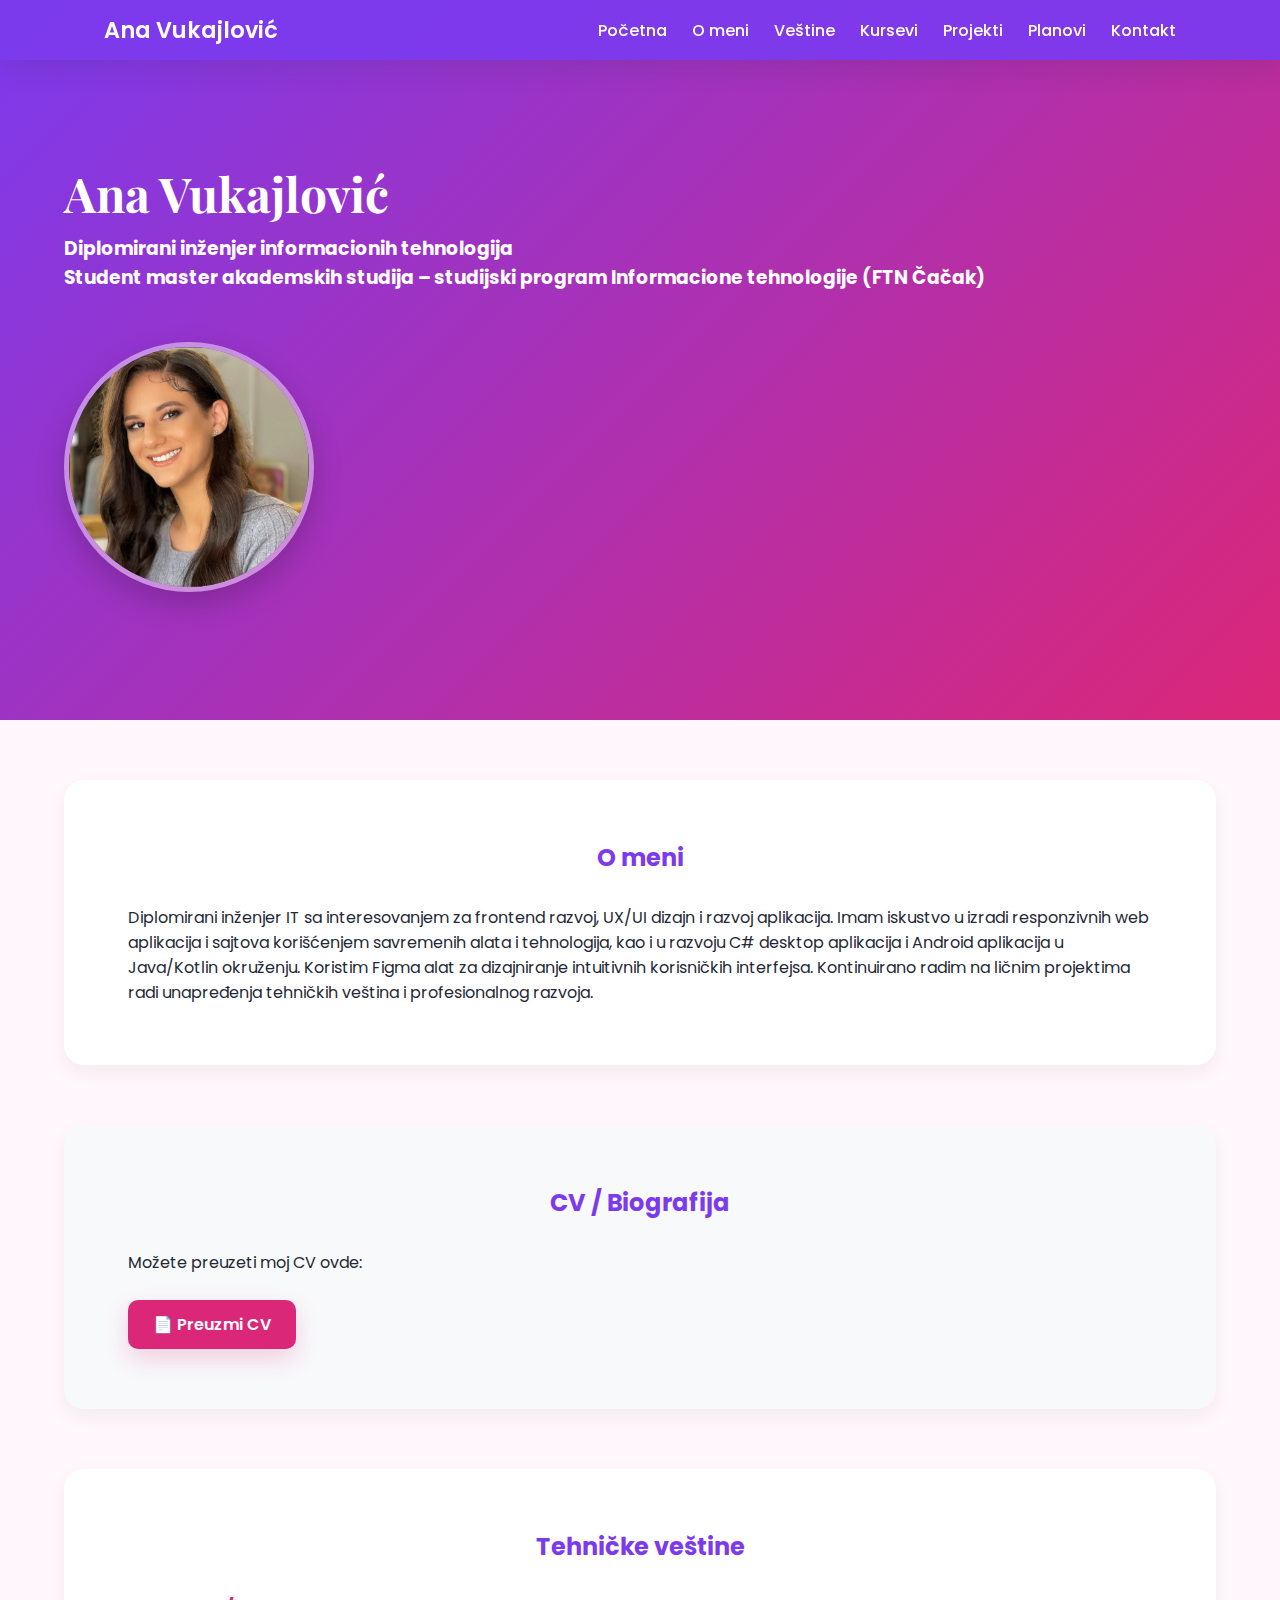
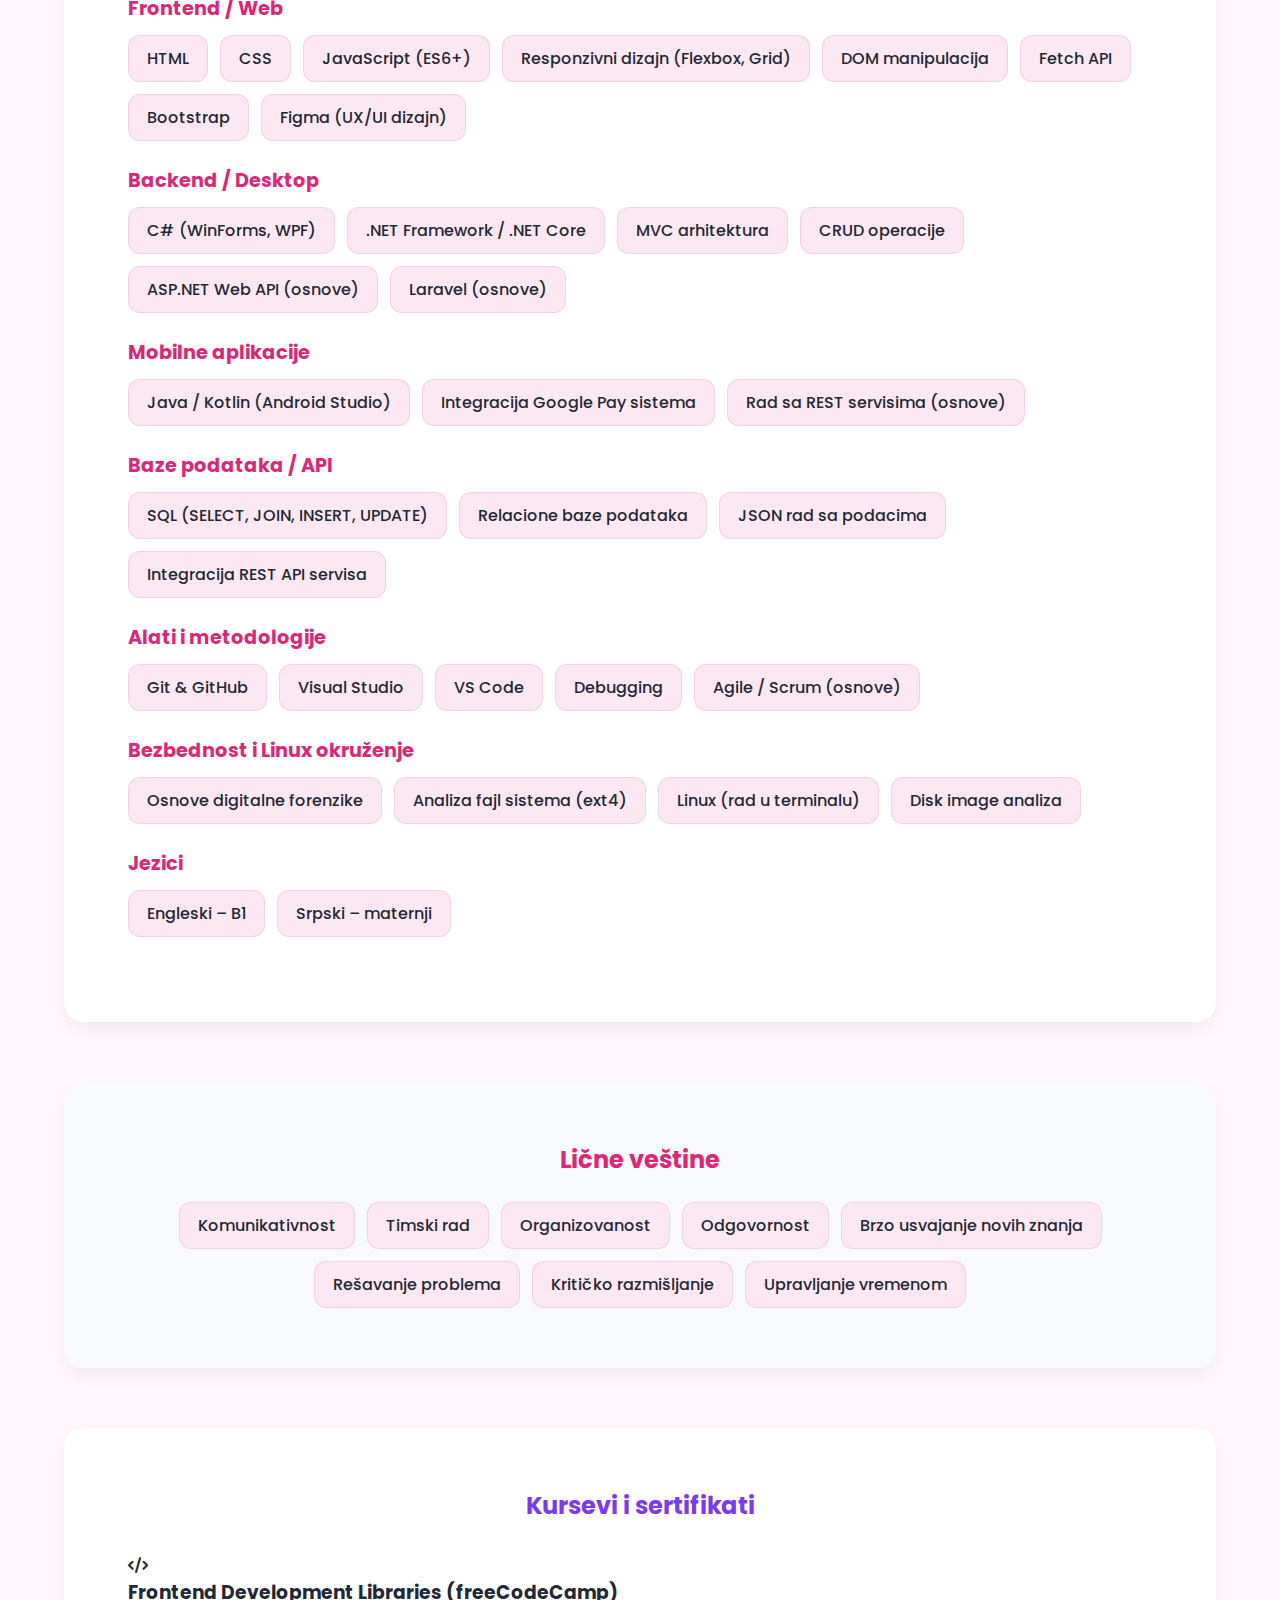
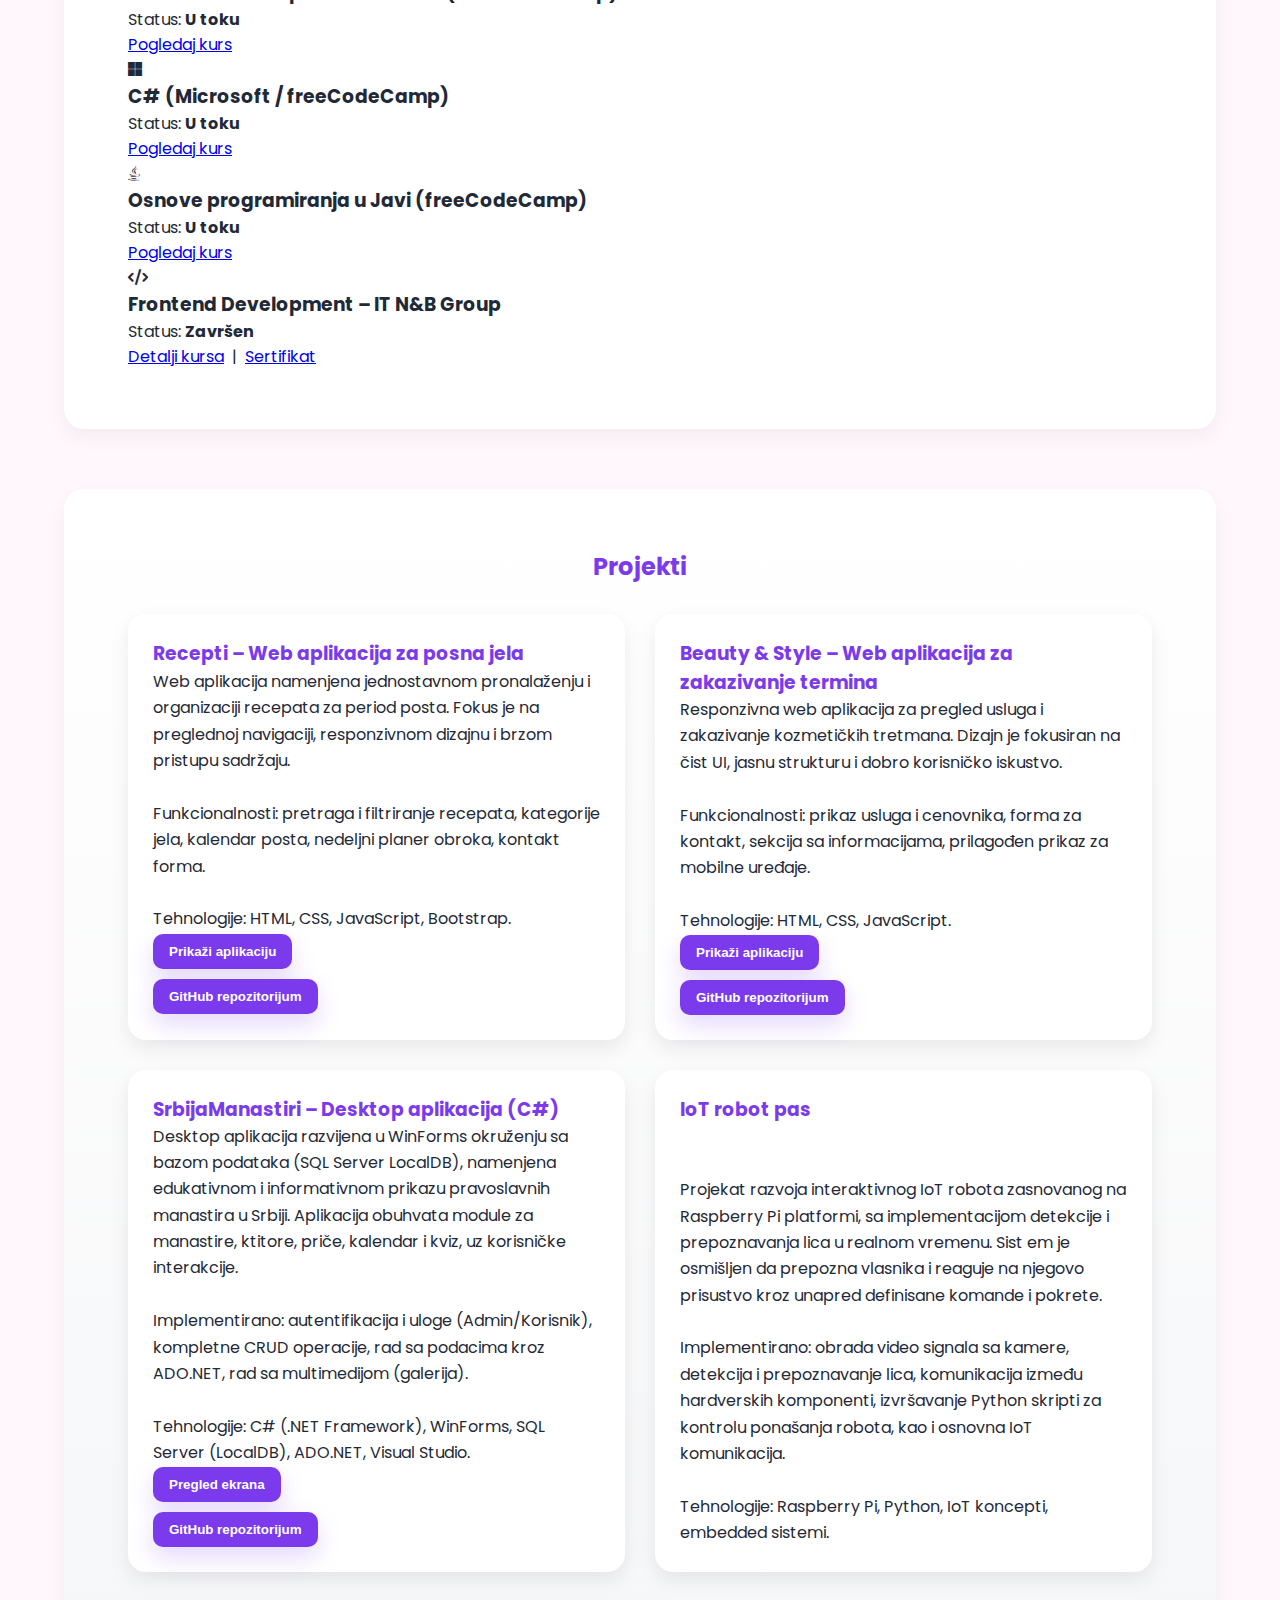
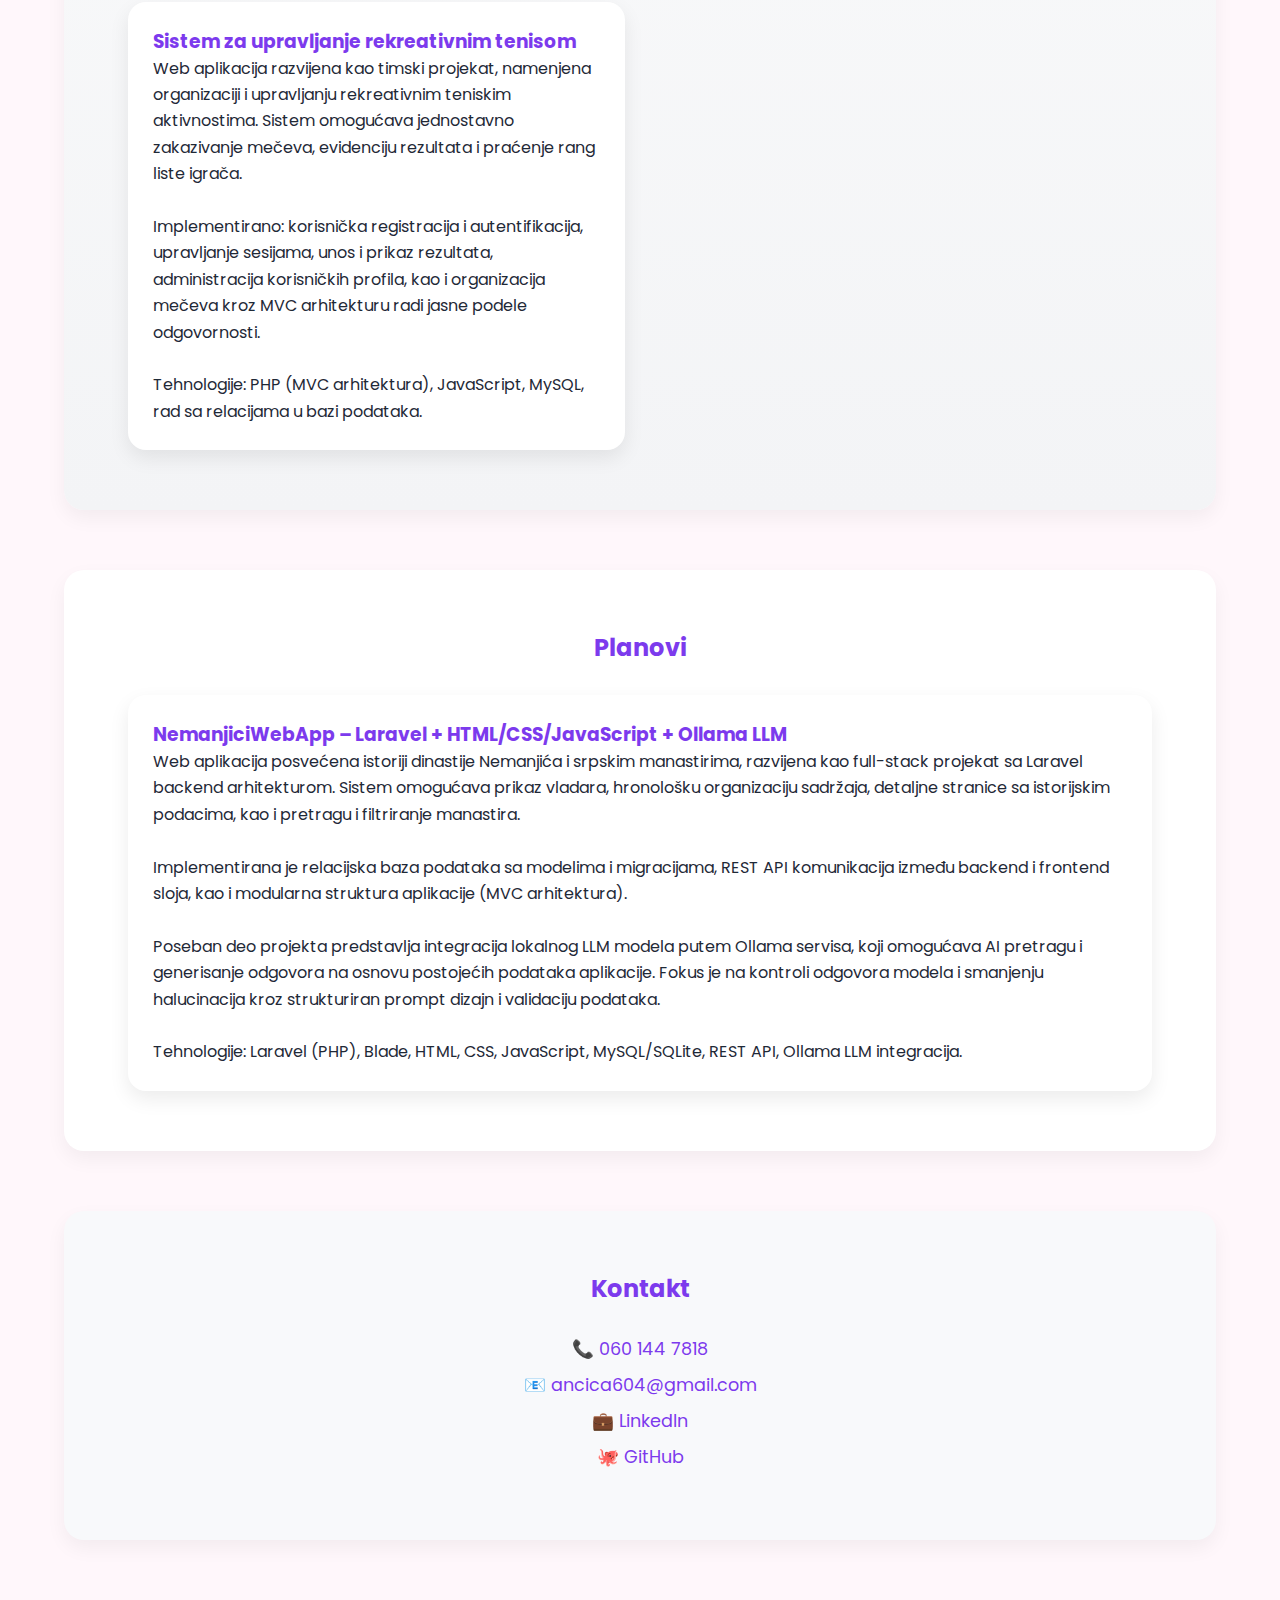
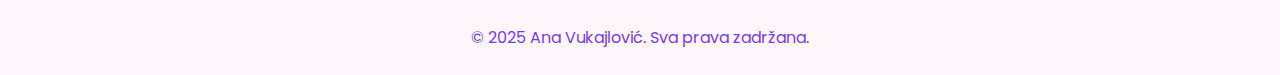
<file: index.html>
<!DOCTYPE html>
<html lang="sr">
<head>
  <meta charset="UTF-8" />
  <meta name="viewport" content="width=device-width, initial-scale=1.0" />
  <title>Ana Vukajlović Portfolio</title>

  <link rel="stylesheet" href="style.css" />
  <link rel="stylesheet"
        href="https://cdnjs.cloudflare.com/ajax/libs/font-awesome/6.5.2/css/all.min.css"/>
</head>
<body>

  <!-- NAVBAR -->
  <nav>
    <div class="nav-container">
      <div class="logo">Ana Vukajlović</div>

      <div class="menu-toggle" id="mobile-menu">
        <i class="fa fa-bars"></i>
      </div>

      <ul class="nav-links">
        <li><a href="#home">Početna</a></li>
        <li><a href="#about">O meni</a></li>
        <li><a href="#skills">Veštine</a></li>
        <li><a href="#courses">Kursevi</a></li>
        <li><a href="#projects">Projekti</a></li>
        <li><a href="#future">Planovi</a></li>
        <li><a href="#contact">Kontakt</a></li>
      </ul>
    </div>
  </nav>

  <!-- HERO -->
  <header id="home">
    <div class="hero-content">
      <div class="hero-text">
        <h1>Ana Vukajlović</h1>
        <h3>Diplomirani inženjer informacionih tehnologija
          <br>Student master akademskih studija – studijski program Informacione tehnologije (FTN Čačak)
        </h3>
      </div>

      <div class="hero-image">
        <img src="Images/Capture.PNG" alt="Ana Vukajlović" />
      </div>
    </div>
  </header>

  <!-- ABOUT -->
  <section id="about">
    <h2>O meni</h2>
    <p>
      Diplomirani inženjer IT sa interesovanjem za frontend razvoj, UX/UI dizajn
      i razvoj aplikacija. Imam iskustvo u izradi responzivnih web aplikacija i sajtova korišćenjem savremenih alata
      i tehnologija, kao i u razvoju C# desktop aplikacija i Android aplikacija u Java/Kotlin okruženju.
      Koristim Figma alat za dizajniranje intuitivnih korisničkih interfejsa.
      Kontinuirano radim na ličnim projektima radi unapređenja tehničkih veština i profesionalnog razvoja.
    </p>
  </section>

  <!-- RESUME -->
  <section id="resume">
    <h2>CV / Biografija</h2>
    <p>Možete preuzeti moj CV ovde:</p>
    <br>
    <a href="CV/Ana Vukajlović CV.pdf" download class="cv-button">📄 Preuzmi CV</a>
  </section>

  <!-- SKILLS -->
  <section id="skills">
    <h2>Tehničke veštine</h2>

    <div class="skills-category">
      <h3>Frontend / Web</h3>
      <div class="skills-list">
        <div class="skill">HTML</div>
        <div class="skill">CSS</div>
        <div class="skill">JavaScript (ES6+)</div>
        <div class="skill">Responzivni dizajn (Flexbox, Grid)</div>
        <div class="skill">DOM manipulacija</div>
        <div class="skill">Fetch API</div>
        <div class="skill">Bootstrap</div>
        <div class="skill">Figma (UX/UI dizajn)</div>
      </div>
    </div>

    <div class="skills-category">
      <h3>Backend / Desktop</h3>
      <div class="skills-list">
        <div class="skill">C# (WinForms, WPF)</div>
        <div class="skill">.NET Framework / .NET Core</div>
        <div class="skill">MVC arhitektura</div>
        <div class="skill">CRUD operacije</div>
        <div class="skill">ASP.NET Web API (osnove)</div>
        <div class="skill">Laravel (osnove)</div>
      </div>
    </div>

    <div class="skills-category">
      <h3>Mobilne aplikacije</h3>
      <div class="skills-list">
        <div class="skill">Java / Kotlin (Android Studio)</div>
        <div class="skill">Integracija Google Pay sistema</div>
        <div class="skill">Rad sa REST servisima (osnove)</div>
      </div>
    </div>

    <div class="skills-category">
      <h3>Baze podataka / API</h3>
      <div class="skills-list">
        <div class="skill">SQL (SELECT, JOIN, INSERT, UPDATE)</div>
        <div class="skill">Relacione baze podataka</div>
        <div class="skill">JSON rad sa podacima</div>
        <div class="skill">Integracija REST API servisa</div>
      </div>
    </div>

    <div class="skills-category">
      <h3>Alati i metodologije</h3>
      <div class="skills-list">
        <div class="skill">Git & GitHub</div>
        <div class="skill">Visual Studio</div>
        <div class="skill">VS Code</div>
        <div class="skill">Debugging</div>
        <div class="skill">Agile / Scrum (osnove)</div>
      </div>
    </div>

    <div class="skills-category">
      <h3>Bezbednost i Linux okruženje</h3>
      <div class="skills-list">
        <div class="skill">Osnove digitalne forenzike</div>
        <div class="skill">Analiza fajl sistema (ext4)</div>
        <div class="skill">Linux (rad u terminalu)</div>
        <div class="skill">Disk image analiza</div>
      </div>
    </div>

    <div class="skills-category">
      <h3>Jezici</h3>
      <div class="skills-list">
        <div class="skill">Engleski – B1</div>
        <div class="skill">Srpski – maternji</div>
      </div>
    </div>

  </section>

  <!-- SOFT SKILLS -->
  <section id="soft-skills">
    <h2>Lične veštine</h2>
    <div class="skills-list">
      <div class="skill">Komunikativnost</div>
      <div class="skill">Timski rad</div>
      <div class="skill">Organizovanost</div>
      <div class="skill">Odgovornost</div>
      <div class="skill">Brzo usvajanje novih znanja</div>
      <div class="skill">Rešavanje problema</div>
      <div class="skill">Kritičko razmišljanje</div>
      <div class="skill">Upravljanje vremenom</div>
    </div>
  </section>

  
<!-- KURSEVI -->
<section id="courses">
  <h2>Kursevi i sertifikati</h2>

  <div class="courses-list">

    <div class="course">
      <i class="fa-solid fa-code course-icon"></i>
      <h3>Frontend Development Libraries (freeCodeCamp)</h3>
      <p>Status: <strong>U toku</strong></p>
      <p>
        <a href="https://www.freecodecamp.org/learn/front-end-development-libraries" target="_blank">
          Pogledaj kurs
        </a>
      </p>
    </div>

    <div class="course">
      <i class="fa-brands fa-microsoft course-icon"></i>
      <h3>C# (Microsoft / freeCodeCamp)</h3>
      <p>Status: <strong>U toku</strong></p>
      <p>
        <a href="https://www.freecodecamp.org/news/free-microsoft-c-sharp-certification/" target="_blank">
          Pogledaj kurs
        </a>
      </p>
    </div>

    <div class="course">
      <i class="fa-brands fa-java course-icon"></i>
      <h3>Osnove programiranja u Javi (freeCodeCamp)</h3>
      <p>Status: <strong>U toku</strong></p>
      <p>
        <a href="https://www.freecodecamp.org/news/learn-the-basics-of-java-programming/" target="_blank">
          Pogledaj kurs
        </a>
      </p>
    </div>

    <div class="course">
      <i class="fa-solid fa-code course-icon"></i>
      <h3>Frontend Development – IT N&B Group</h3>
      <p>Status: <strong>Završen</strong></p>
      <p>
        <a href="https://www.instagram.com/it_n_b" target="_blank">Detalji kursa</a>
        &nbsp;|&nbsp;
        <a href="CV/Ana_Vukajlovic_Sertifikat.pdf" target="_blank" rel="noopener">
          Sertifikat
        </a>
      </p>
    </div>

  </div>
</section>

  <!-- PROJEKTI -->
<section id="projects">
  <h2>Projekti</h2>

  <div class="projects-grid">

    <div class="project">
      <h3>Recepti – Web aplikacija za posna jela</h3>
      <p>
        Web aplikacija namenjena jednostavnom pronalaženju i organizaciji recepata za period posta.
        Fokus je na preglednoj navigaciji, responzivnom dizajnu i brzom pristupu sadržaju.
        <br><br>
        Funkcionalnosti: pretraga i filtriranje recepata, kategorije jela, kalendar posta, nedeljni planer obroka, kontakt forma.
        <br><br>
        Tehnologije: HTML, CSS, JavaScript, Bootstrap.
      </p>

      <button class="project-btn" onclick="window.open('https://anavukajlovic.github.io/Recepti/','_blank')">
        Prikaži aplikaciju
      </button>
      <button class="project-btn" onclick="window.open('https://github.com/AnaVukajlovic/Recepti','_blank')">
        GitHub repozitorijum
      </button>
    </div>

    <div class="project">
      <h3>Beauty &amp; Style – Web aplikacija za zakazivanje termina</h3>
      <p>
        Responzivna web aplikacija za pregled usluga i zakazivanje kozmetičkih tretmana.
        Dizajn je fokusiran na čist UI, jasnu strukturu i dobro korisničko iskustvo.
        <br><br>
        Funkcionalnosti: prikaz usluga i cenovnika, forma za kontakt, sekcija sa informacijama, prilagođen prikaz za mobilne uređaje.
        <br><br>
        Tehnologije: HTML, CSS, JavaScript.
      </p>

      <button class="project-btn" onclick="window.open('https://anavukajlovic.github.io/Salon/','_blank')">
        Prikaži aplikaciju
      </button>
      <button class="project-btn" onclick="window.open('https://github.com/AnaVukajlovic/Salon','_blank')">
        GitHub repozitorijum
      </button>
    </div>

    <div class="project">
      <h3>SrbijaManastiri – Desktop aplikacija (C#)</h3>
      <p>
        Desktop aplikacija razvijena u WinForms okruženju sa bazom podataka (SQL Server LocalDB), namenjena edukativnom i informativnom prikazu
        pravoslavnih manastira u Srbiji. Aplikacija obuhvata module za manastire, ktitore, priče, kalendar i kviz, uz korisničke interakcije.
        <br><br>
        Implementirano: autentifikacija i uloge (Admin/Korisnik), kompletne CRUD operacije, rad sa podacima kroz ADO.NET, rad sa multimedijom (galerija).
        <br><br>
        Tehnologije: C# (.NET Framework), WinForms, SQL Server (LocalDB), ADO.NET, Visual Studio.
      </p>

      <button class="project-btn" onclick="window.open('srbija-galerija.html','_blank')">
        Pregled ekrana
      </button>
      <button class="project-btn" onclick="window.open('https://github.com/AnaVukajlovic/SrbijaManastiri','_blank')">
        GitHub repozitorijum
      </button>
    </div>
   <div class="project">
    <h3>IoT robot pas</h3>
      <p>Projekat razvoja interaktivnog IoT robota zasnovanog na Raspberry Pi platformi, sa implementacijom detekcije i prepoznavanja lica u realnom vremenu.
          Sist em je osmišljen da prepozna vlasnika i reaguje na njegovo prisustvo
          kroz unapred definisane komande i pokrete.
          <br><br>
          Implementirano: obrada video signala sa kamere, detekcija i prepoznavanje lica,
          komunikacija između hardverskih komponenti, izvršavanje Python skripti
          za kontrolu ponašanja robota, kao i osnovna IoT komunikacija.
          <br><br>
          Tehnologije: Raspberry Pi, Python,  IoT koncepti, embedded sistemi.
      </p>
  </div>

  <div class="project">
    <h3>Sistem za upravljanje rekreativnim tenisom</h3>
    <p>Web aplikacija razvijena kao timski projekat, namenjena organizaciji i
      upravljanju rekreativnim teniskim aktivnostima.
      Sistem omogućava jednostavno zakazivanje mečeva, evidenciju rezultata
      i praćenje rang liste igrača.
      <br><br>
      Implementirano: korisnička registracija i autentifikacija,
      upravljanje sesijama, unos i prikaz rezultata,
      administracija korisničkih profila,
      kao i organizacija mečeva kroz MVC arhitekturu radi jasne podele odgovornosti.
      <br><br>
      Tehnologije: PHP (MVC arhitektura), JavaScript, MySQL, rad sa relacijama u bazi podataka.
    </p>
  </div>

  </div>
</section>

  <section id="future">
  <h2>Planovi</h2>
  <p>
    <div class="project">
    <h3>NemanjiciWebApp – Laravel + HTML/CSS/JavaScript + Ollama LLM</h3>
      <p>
        Web aplikacija posvećena istoriji dinastije Nemanjića i srpskim manastirima,
        razvijena kao full-stack projekat sa Laravel backend arhitekturom.
        Sistem omogućava prikaz vladara, hronološku organizaciju sadržaja,
        detaljne stranice sa istorijskim podacima, kao i pretragu i filtriranje manastira.
        <br><br>
        Implementirana je relacijska baza podataka sa modelima i migracijama,
        REST API komunikacija između backend i frontend sloja,
        kao i modularna struktura aplikacije (MVC arhitektura).
        <br><br>
        Poseban deo projekta predstavlja integracija lokalnog LLM modela
        putem Ollama servisa, koji omogućava AI pretragu i generisanje odgovora
        na osnovu postojećih podataka aplikacije.
        Fokus je na kontroli odgovora modela i smanjenju halucinacija kroz
        strukturiran prompt dizajn i validaciju podataka.
        <br><br>
        Tehnologije: Laravel (PHP), Blade, HTML, CSS, JavaScript, MySQL/SQLite,
        REST API, Ollama LLM integracija.
      </p>
    </p>

</div>
</section>

  
  <!-- CONTACT -->
  <section id="contact">
    <h2>Kontakt</h2>
    <a href="tel:0601447818">📞 060 144 7818</a>
    <a href="mailto:ancica604@gmail.com">📧 ancica604@gmail.com</a>
    <a href="https://www.linkedin.com/in/anavu01" target="_blank" rel="noopener">💼 LinkedIn</a>
    <a href="https://github.com/AnaVukajlovic" target="_blank" rel="noopener">🐙 GitHub</a>
  </section>

  <!-- TO TOP -->
  <button id="toTop">⬆</button>
  <footer>© 2025 Ana Vukajlović. Sva prava zadržana.</footer>

  <!-- SCRIPT -->
  <script>
    // Hamburger menu
    const menuToggle = document.getElementById('mobile-menu');
    const navLinks = document.querySelector('.nav-links');

    menuToggle.addEventListener('click', () => {
      navLinks.classList.toggle('active');
    });

    // Scroll-to-top button
    const toTopBtn = document.getElementById('toTop');
    window.addEventListener('scroll', () => {
      toTopBtn.style.display = window.scrollY > 300 ? 'block' : 'none';
    });
    toTopBtn.addEventListener('click', () => {
      window.scrollTo({ top: 0, behavior: 'smooth' });
    });

    // Smooth scroll
    document.querySelectorAll('nav a').forEach(link => {
      link.addEventListener('click', function(e) {
        e.preventDefault();
        const target = document.querySelector(this.getAttribute('href'));
        if (target) target.scrollIntoView({ behavior: 'smooth' });
        navLinks.classList.remove('active');
      });
    });
  </script>

</body>
</html>
</file>
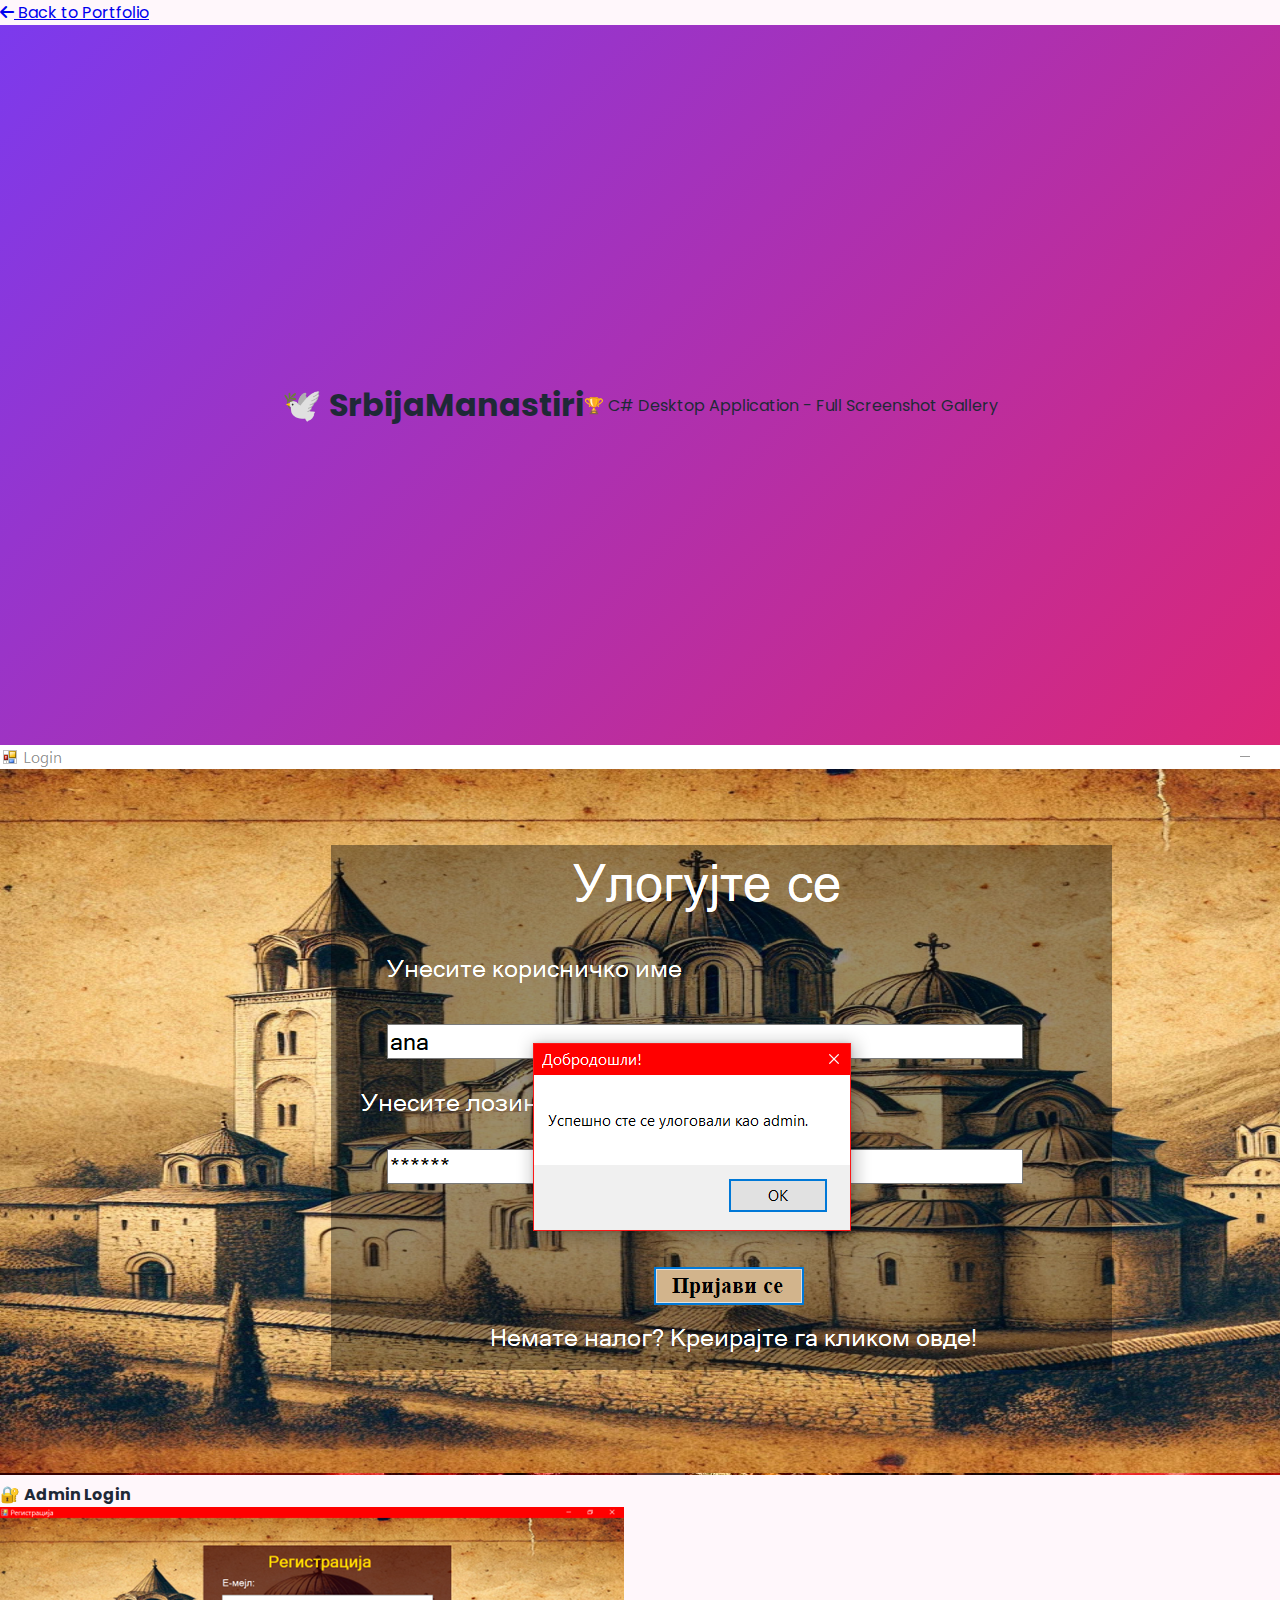
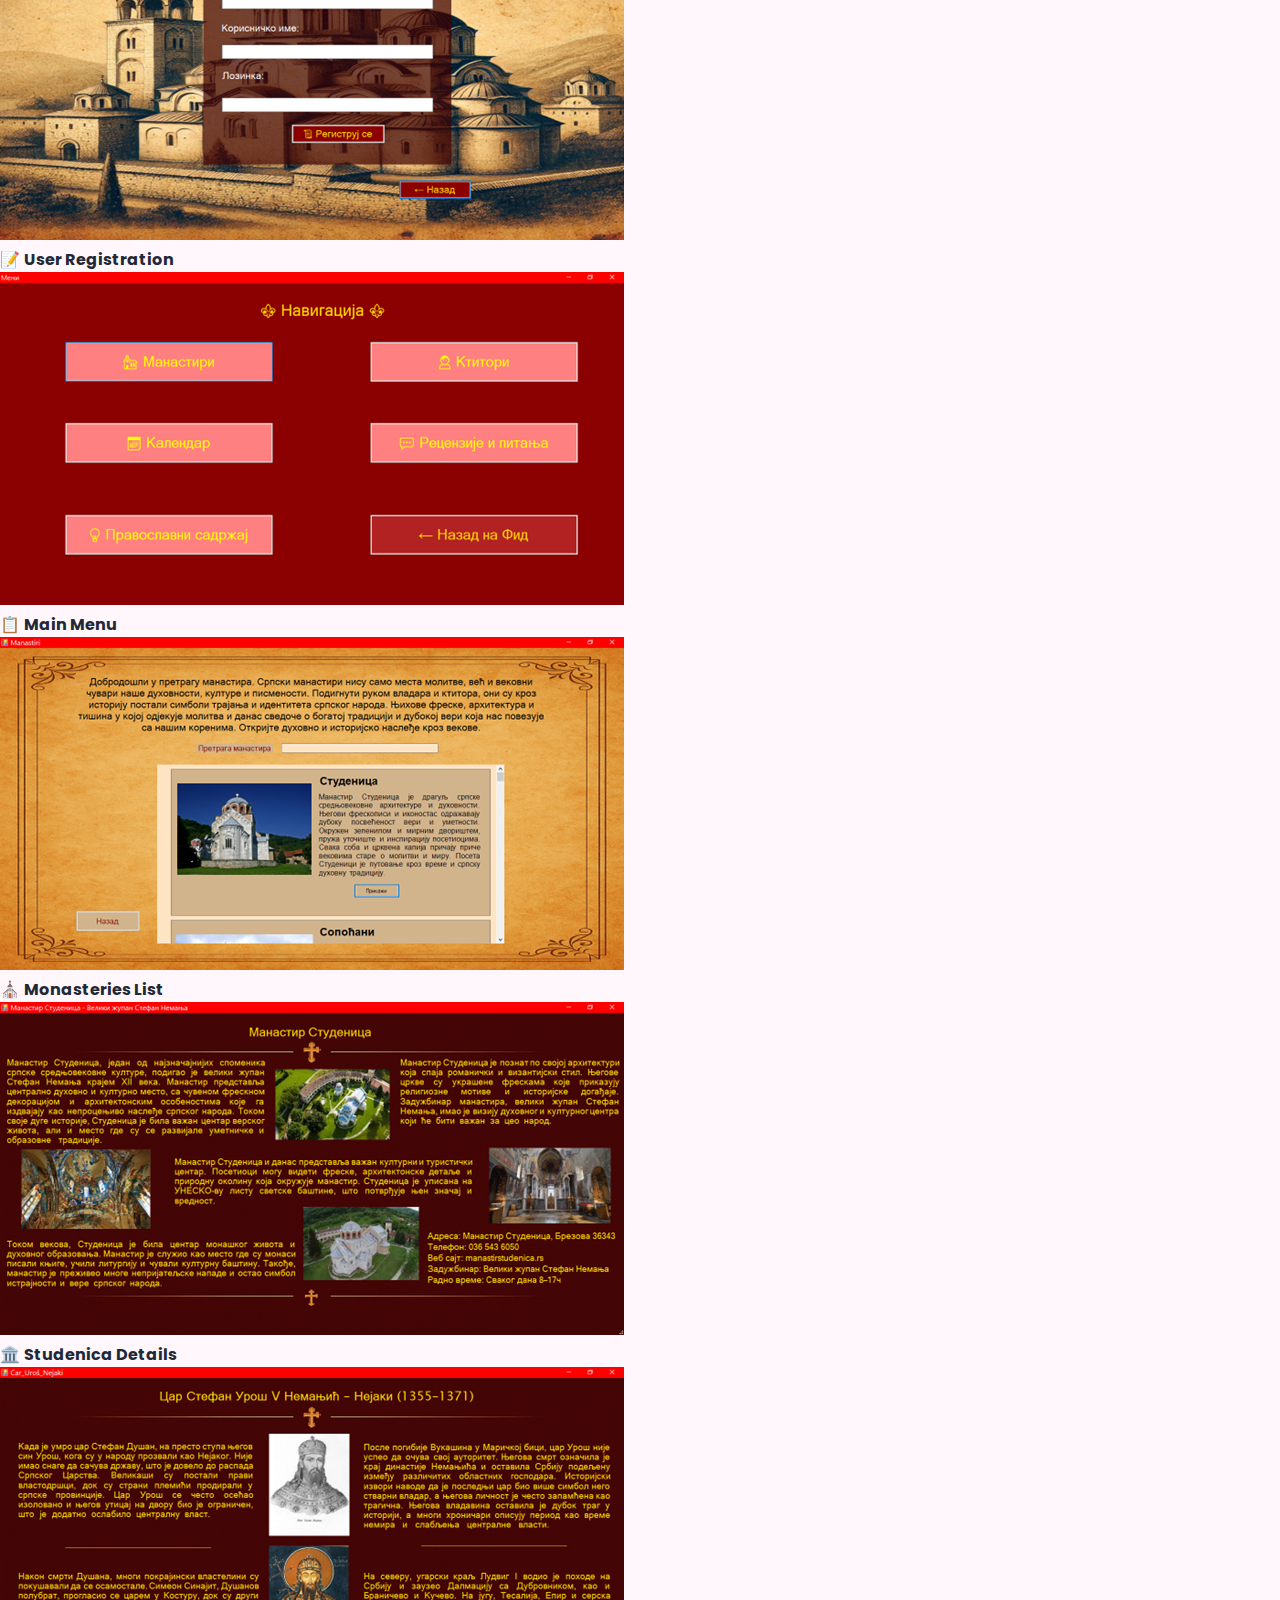
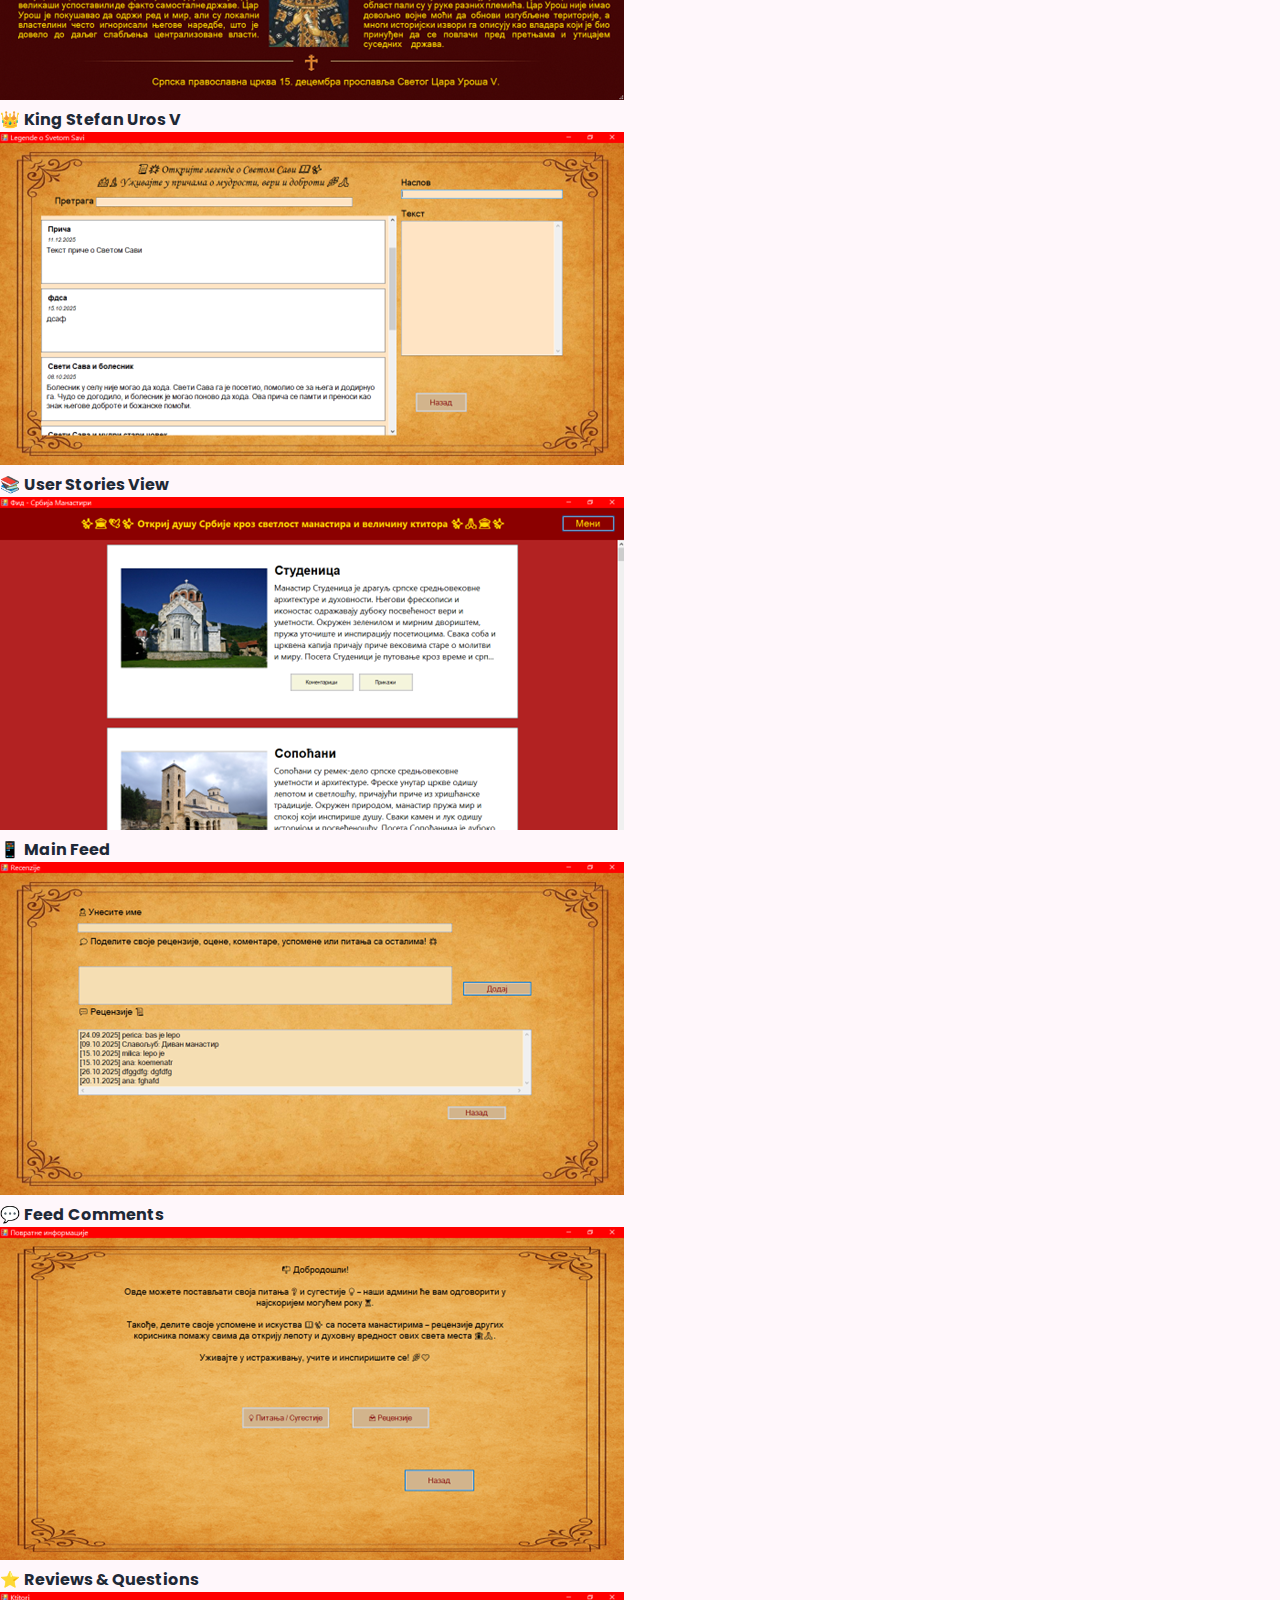
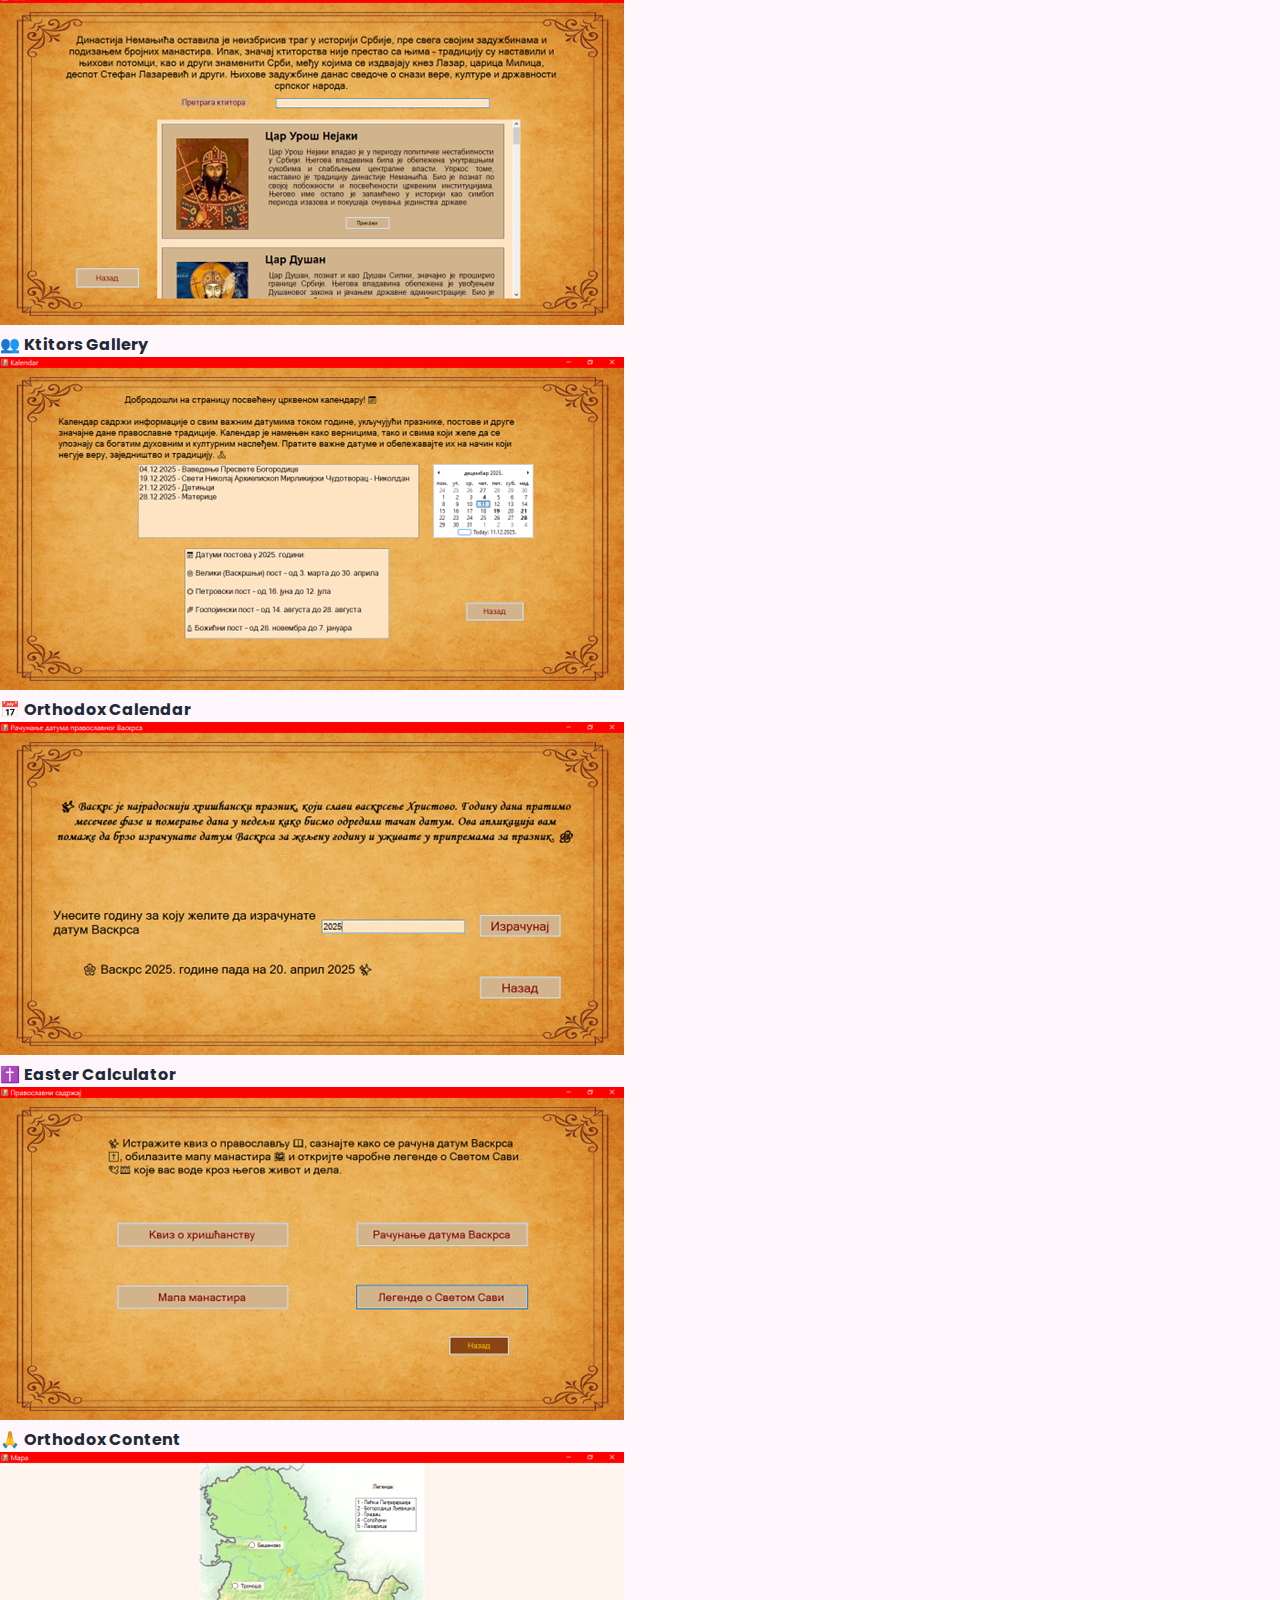
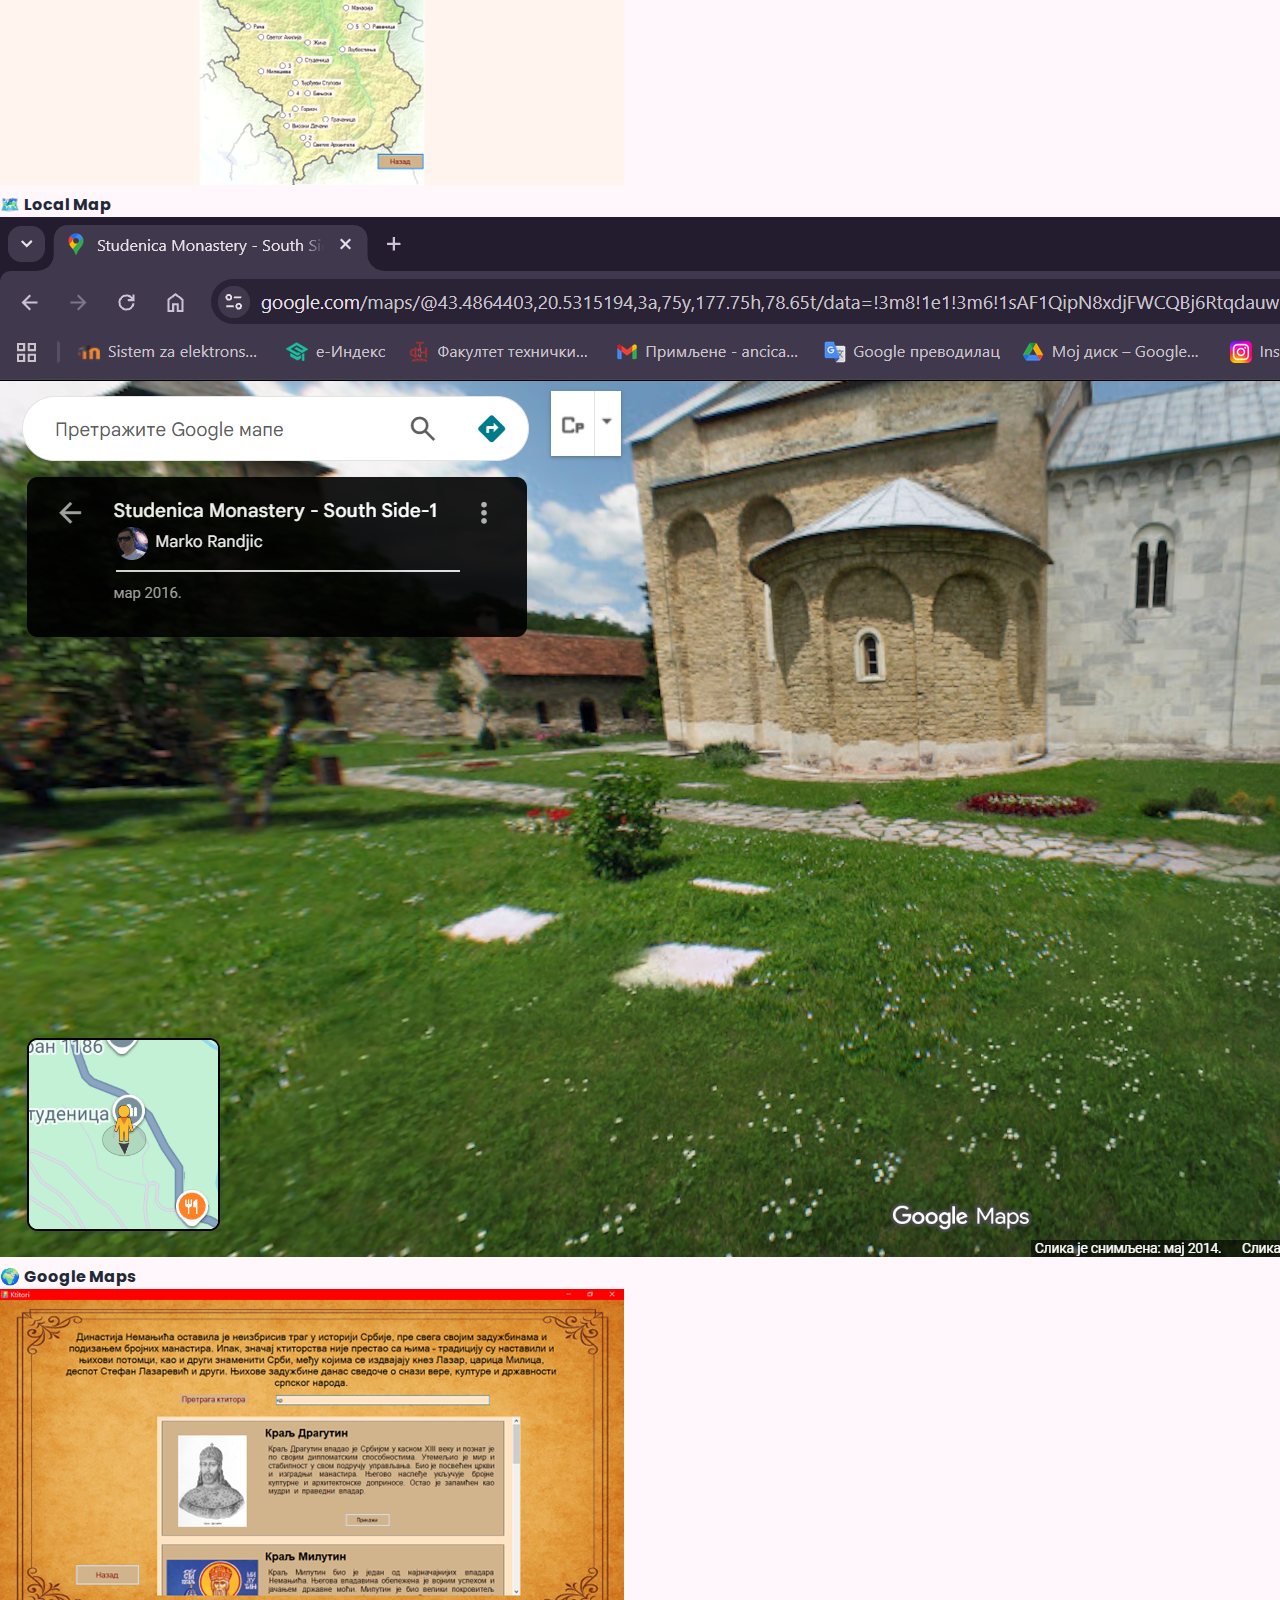
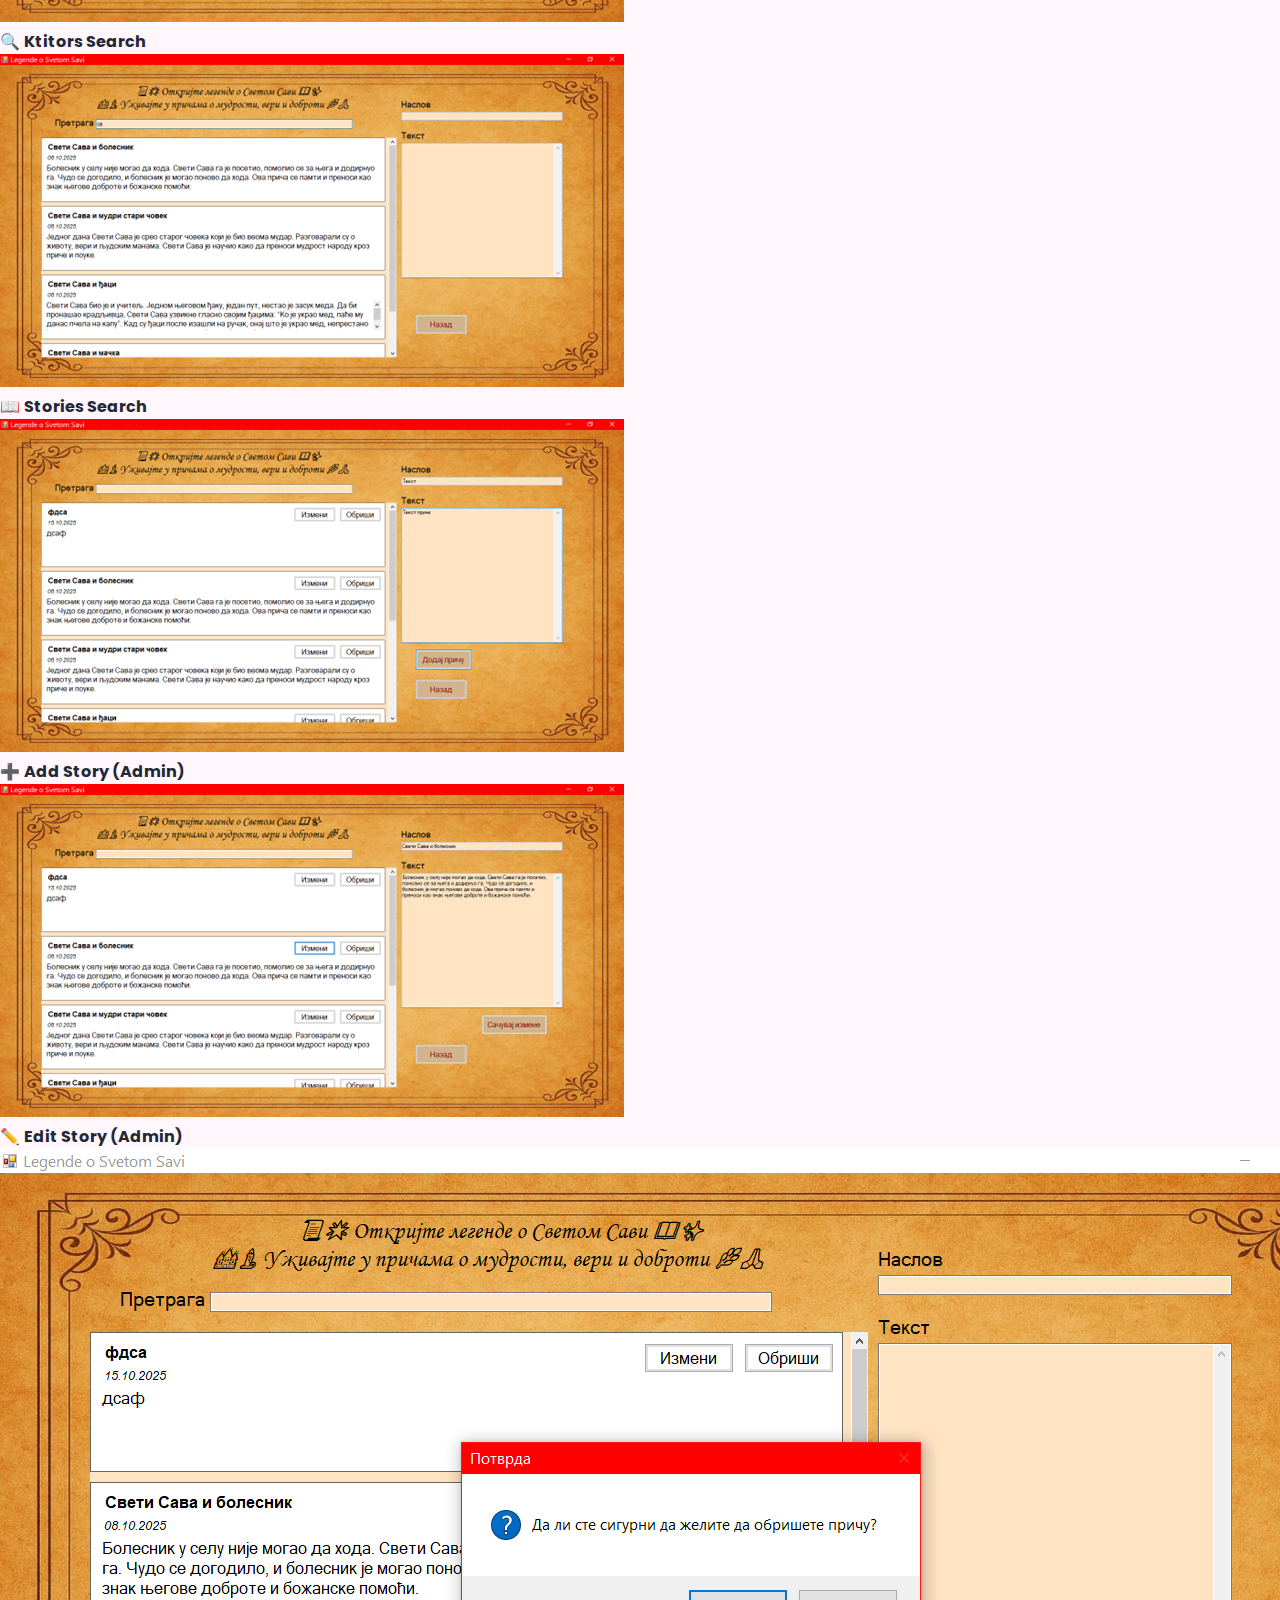
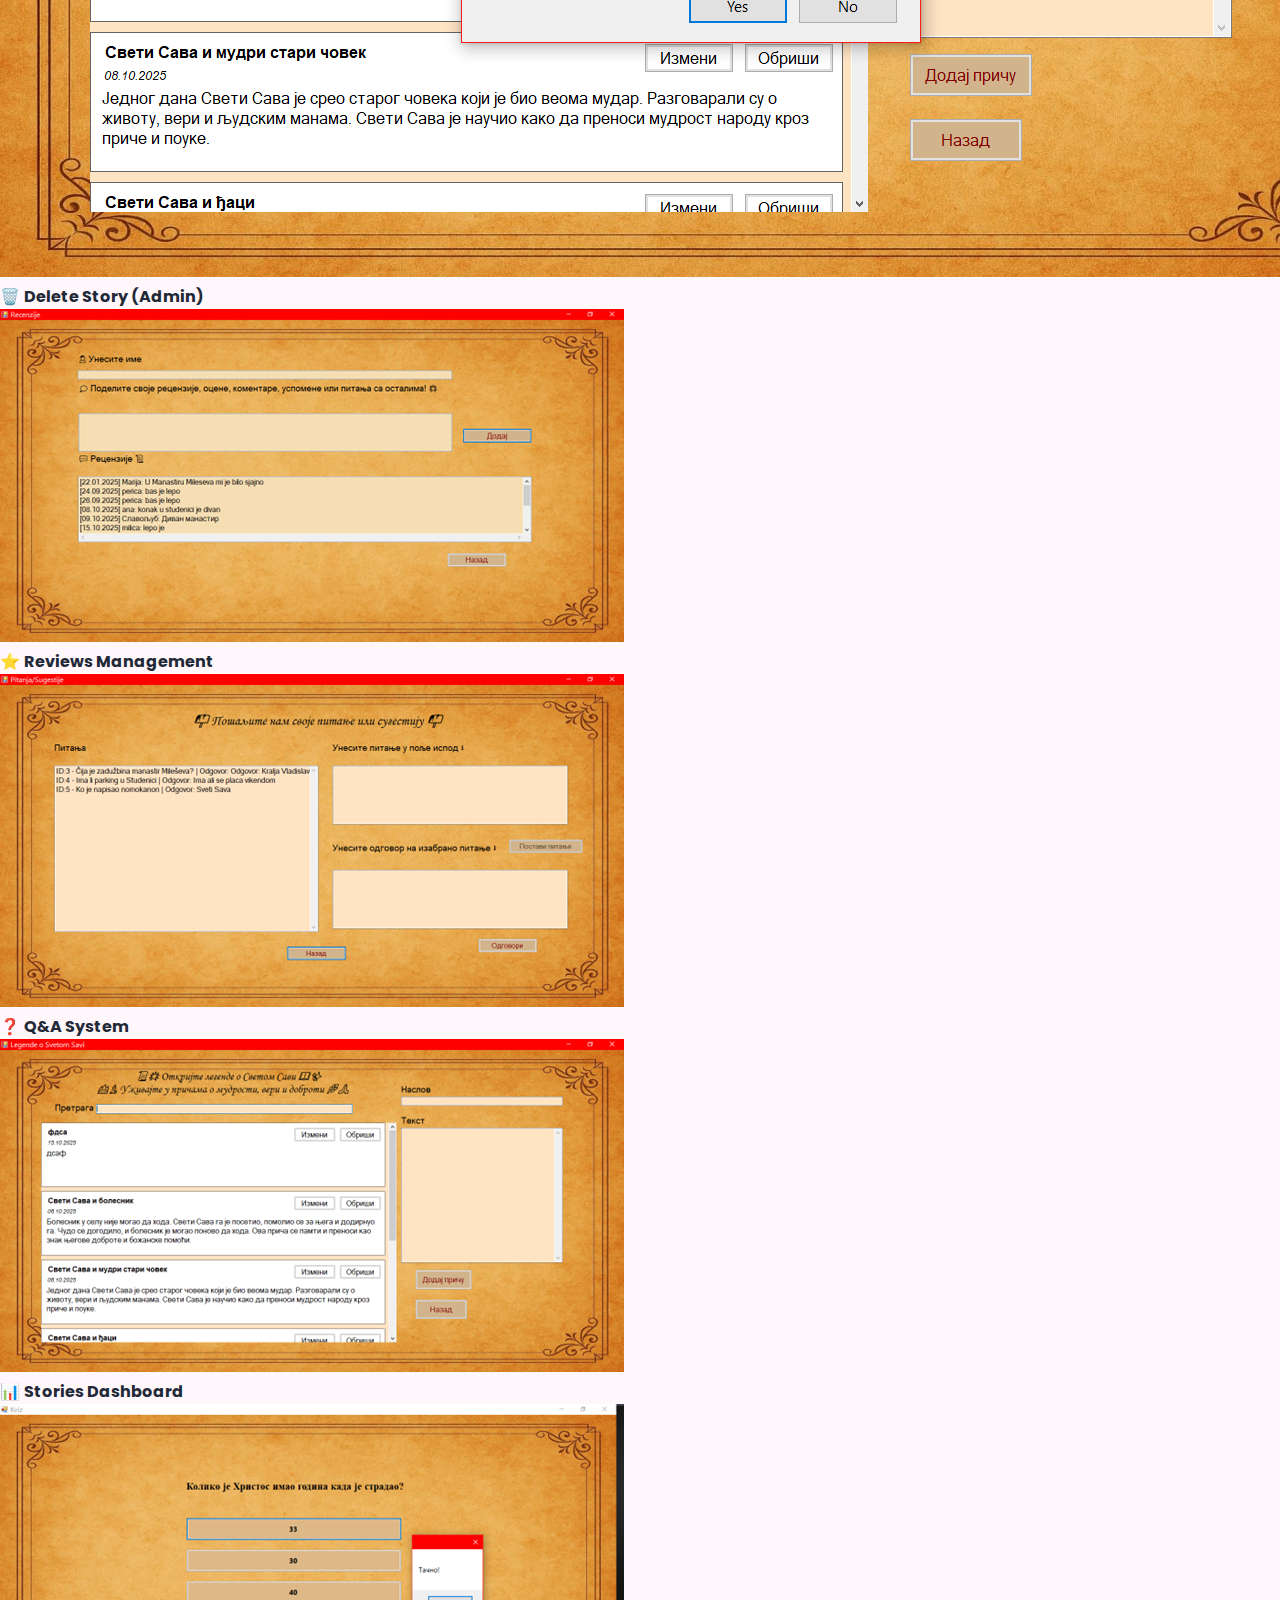
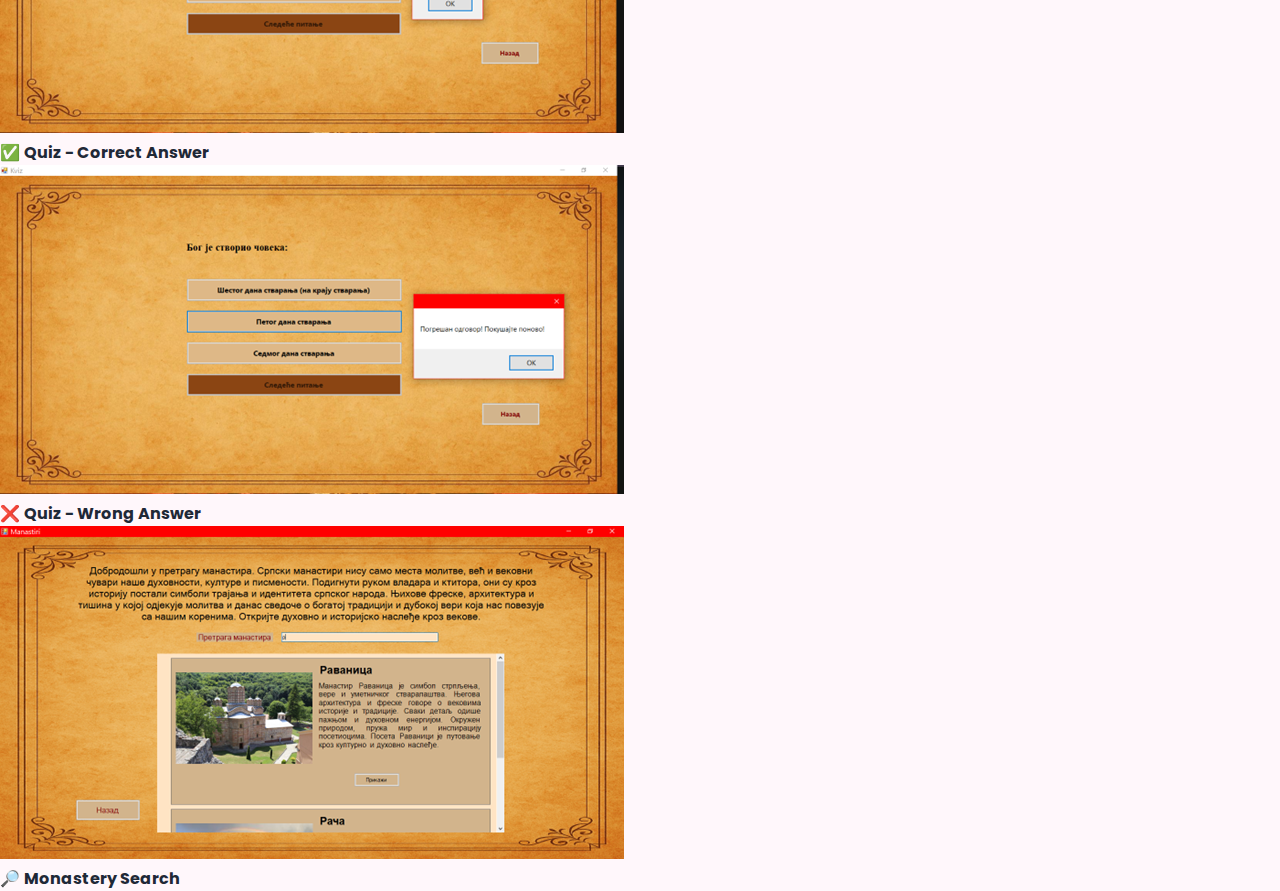
<file: srbija-galerija.html>
<!DOCTYPE html>
<html lang="en">
<head>
  <meta charset="UTF-8">
  <meta name="viewport" content="width=device-width, initial-scale=1.0">
  <title>SrbijaManastiri - Gallery | Ana Vukajlović</title>
  <link rel="stylesheet" href="style.css">
  <link rel="stylesheet" href="https://cdnjs.cloudflare.com/ajax/libs/font-awesome/6.5.2/css/all.min.css">
</head>
<body class="gallery-page">
  
  <!-- BACK BUTTON -->
  <div class="back-container">
    <a href="index.html" class="back-btn">
      <i class="fas fa-arrow-left"></i> Back to Portfolio
    </a>
  </div>

  <!-- GALERIJA HEADER -->
  <header class="gallery-header">
    <h1>🕊️ SrbijaManastiri</h1>
    <p>🏆 C# Desktop Application - Full Screenshot Gallery</p>
  </header>

  <!-- SVE SLIKE U JEDNOM GRID-U -->
  <main class="gallery-main">
    <div class="gallery-grid">
      
      <!-- ADMIN PANEL -->
      <div class="gallery-item">
        <img src="Images/admin logovanje.PNG" alt="Admin login" loading="lazy">
        <div class="img-caption">🔐 <strong>Admin Login</strong></div>
      </div>
      
      <!-- USER REGISTRATION & MENU -->
      <div class="gallery-item">
        <img src="Images/регистрација.png" alt="User registration" loading="lazy">
        <div class="img-caption">📝 <strong>User Registration</strong></div>
      </div>
      
      <div class="gallery-item">
        <img src="Images/meni.png" alt="Main menu" loading="lazy">
        <div class="img-caption">📋 <strong>Main Menu</strong></div>
      </div>
      
      <!-- MONASTERIES -->
      <div class="gallery-item">
        <img src="Images/manastiri.png" alt="Monasteries list" loading="lazy">
        <div class="img-caption">⛪ <strong>Monasteries List</strong></div>
      </div>
      
      <div class="gallery-item">
        <img src="Images/studenica.png" alt="Studenica details" loading="lazy">
        <div class="img-caption">🏛️ <strong>Studenica Details</strong></div>
      </div>

      <!-- KTITORS & STORIES -->
      <div class="gallery-item">
        <img src="Images/ktitor.png" alt="King Uros" loading="lazy">
        <div class="img-caption">👑 <strong>King Stefan Uros V</strong></div>
      </div>
      
      <div class="gallery-item">
        <img src="Images/pri;e korisnik.png" alt="Stories view" loading="lazy">
        <div class="img-caption">📚 <strong>User Stories View</strong></div>
      </div>
      
      <!-- FEED & SOCIAL -->
      <div class="gallery-item">
        <img src="Images/feed.png" alt="Main feed" loading="lazy">
        <div class="img-caption">📱 <strong>Main Feed</strong></div>
      </div>
      
      <div class="gallery-item">
        <img src="Images/komentarisi feed.png" alt="Feed comments" loading="lazy">
        <div class="img-caption">💬 <strong>Feed Comments</strong></div>
      </div>
      
      <div class="gallery-item">
        <img src="Images/рецензије и коментари.png" alt="Reviews" loading="lazy">
        <div class="img-caption">⭐ <strong>Reviews & Questions</strong></div>
      </div>
      
      <!-- EDUCATIONAL CONTENT -->
      <div class="gallery-item">
        <img src="Images/ктитори.png" alt="Ktitors list" loading="lazy">
        <div class="img-caption">👥 <strong>Ktitors Gallery</strong></div>
      </div>
      
      <div class="gallery-item">
        <img src="Images/календар.png" alt="Orthodox calendar" loading="lazy">
        <div class="img-caption">📅 <strong>Orthodox Calendar</strong></div>
      </div>
      
      <div class="gallery-item">
        <img src="Images/васкрс.png" alt="Easter calculator" loading="lazy">
        <div class="img-caption">✝️ <strong>Easter Calculator</strong></div>
      </div>
      
      <div class="gallery-item">
        <img src="Images/православни садржај.png" alt="Orthodox content" loading="lazy">
        <div class="img-caption">🙏 <strong>Orthodox Content</strong></div>
      </div>
      
      <!-- MAPS & SEARCH -->
      <div class="gallery-item">
        <img src="Images/мапа.png" alt="Local map" loading="lazy">
        <div class="img-caption">🗺️ <strong>Local Map</strong></div>
      </div>
      
      <div class="gallery-item">
        <img src="Images/мапа гугл.PNG" alt="Google Maps" loading="lazy">
        <div class="img-caption">🌍 <strong>Google Maps</strong></div>
      </div>
      
      <div class="gallery-item">
        <img src="Images/претрага ктитори.png" alt="Ktitors search" loading="lazy">
        <div class="img-caption">🔍 <strong>Ktitors Search</strong></div>
      </div>
      
      <div class="gallery-item">
        <img src="Images/претрага прича.png" alt="Stories search" loading="lazy">
        <div class="img-caption">📖 <strong>Stories Search</strong></div>
      </div>
      
      <!-- ADMIN CRUD -->
      <div class="gallery-item">
        <img src="Images/додавање приче админ.png" alt="Add story" loading="lazy">
        <div class="img-caption">➕ <strong>Add Story (Admin)</strong></div>
      </div>
      
      <div class="gallery-item">
        <img src="Images/приче измена админ.png" alt="Edit story" loading="lazy">
        <div class="img-caption">✏️ <strong>Edit Story (Admin)</strong></div>
      </div>
      
      <div class="gallery-item">
        <img src="Images/брисање адмнин приче.PNG" alt="Delete story" loading="lazy">
        <div class="img-caption">🗑️ <strong>Delete Story (Admin)</strong></div>
      </div>
      
      <div class="gallery-item">
        <img src="Images/рецензије админ.png" alt="Reviews admin" loading="lazy">
        <div class="img-caption">⭐ <strong>Reviews Management</strong></div>
      </div>
      
      <!-- QUESTIONS & ANSWERS -->
      <div class="gallery-item">
        <img src="Images/питања админ.png" alt="Q&A system" loading="lazy">
        <div class="img-caption">❓ <strong>Q&A System</strong></div>
      </div>
      
      <div class="gallery-item">
        <img src="Images/приче преглед админ.png" alt="Stories overview" loading="lazy">
        <div class="img-caption">📊 <strong>Stories Dashboard</strong></div>
      </div>
      
      <!-- QUIZ -->
      <div class="gallery-item">
        <img src="Images/квиѕ тацан одговор.png" alt="Quiz correct" loading="lazy">
        <div class="img-caption">✅ <strong>Quiz - Correct Answer</strong></div>
      </div>
      
      <div class="gallery-item">
        <img src="Images/квиѕ нетачан одговор.png" alt="Quiz wrong" loading="lazy">
        <div class="img-caption">❌ <strong>Quiz - Wrong Answer</strong></div>
      </div>
      
      <!-- MONASTERY SEARCH -->
      <div class="gallery-item">
        <img src="Images/функција рпетаѕиванја.png" alt="Monastery search" loading="lazy">
        <div class="img-caption">🔎 <strong>Monastery Search</strong></div>
      </div>

    </div>
  </main>

</body>
</html>
</file>
<file: style.css>
@import url("https://fonts.googleapis.com/css2?family=Poppins:wght@400;500;600&family=Playfair+Display:wght@600&display=swap");

:root {
  --primary: #7C3AED;   /* elegantna ljubičasta */
  --secondary: #DB2777; /* roze akcenat */
  --accent: #FCE7F3;    /* puder roze */
  --accent2: #A78BFA;   /* svetla ljubičasta */
  --text-dark: #1F2937;
  --bg-body: #FFF7FB;
  --shadow: 0 10px 25px rgba(31,41,55,0.12);
}

/* GLOBAL RESET */
* { margin: 0; padding: 0; box-sizing: border-box; }

html {
  scroll-behavior: smooth;
  scroll-padding-top: 80px; /* visina navbara + malo lufta */
}

body {
  font-family: "Poppins", sans-serif;
  background: var(--bg-body);
  color: var(--text-dark);
}

/* NAVBAR */
nav {
  position: fixed;
  width: 100%;
  background: rgba(124, 58, 237, 0.95);
  z-index: 1000;
  box-shadow: var(--shadow);
  backdrop-filter: blur(10px);
}
.nav-container {
  max-width: 1200px;
  margin: auto;
  padding: 0 5%;
  display: flex;
  justify-content: space-between;
  align-items: center;
  height: 60px;
}
.logo { font-weight: 600; font-size: 1.4em; color: #fff; }
.nav-links {
  list-style: none;
  display: flex;
  gap: 25px;
}
.nav-links li a {
  color: #fff;
  text-decoration: none;
  font-weight: 500;
  transition: 0.3s;
}
.nav-links li a:hover {
  color: #fff;
  text-shadow: 0 0 12px rgba(255,255,255,0.35);
}

/* Hamburger menu */
.menu-toggle {
  display: none;
  font-size: 1.8em;
  cursor: pointer;
  color: #fff;
}

/* HERO SECTION */
header {
  width: 100%;
  min-height: 80vh;
  padding: 120px 5% 80px;
  background: linear-gradient(135deg, var(--primary), var(--secondary));
  display: flex;
  justify-content: center;
  align-items: center;
}
.hero-content {
  display: flex;
  flex-wrap: wrap;
  gap: 50px;
  max-width: 1200px;
  width: 100%;
  align-items: center;
  justify-content: space-between;
}
.hero-text h1 {
  font-family: "Playfair Display", serif;
  font-size: 3em;
  color: #fff;
}
.hero-text h3, .hero-text p {
  color: #fff;
  margin-top: 10px;
  line-height: 1.5;
}
.hero-image img {
  width: 250px;
  height: 250px;
  border-radius: 50%;
  border: 5px solid rgba(255,255,255,0.45);
  object-fit: cover;
  object-position: top center;
  transition: 0.4s;
  box-shadow: 0 12px 30px rgba(0,0,0,0.2);
}
.hero-image img:hover {
  transform: scale(1.05) rotate(-2deg);
}

/* SECTIONS */
section {
  background: #ffffff;
  margin: 60px 5%;
  padding: 60px 5%;
  border-radius: 20px;
  box-shadow: 0 8px 20px rgba(0,0,0,0.05);
  transition: transform 0.3s, box-shadow 0.3s;
}

/* ✅ FIX: alterniranje samo za SEKCIJE (ne nav/header) */
body > section:nth-of-type(even) {
  background: #f8f9fb;
}

section:hover {
  transform: translateY(-5px);
  box-shadow: 0 16px 35px rgba(31,41,55,0.14);
}

h2 {
  color: var(--primary);
  text-align: center;
  margin-bottom: 30px;
}

.cv-button {
  display: inline-block;
  padding: 12px 25px;
  background: var(--secondary);
  color: #fff;
  border-radius: 10px;
  font-weight: 600;
  text-decoration: none;
  transition: 0.3s;
  box-shadow: 0 10px 25px rgba(219,39,119,0.20);
}
.cv-button:hover {
  background: var(--primary);
  transform: translateY(-2px) scale(1.03);
}

/* SKILLS */
.skills-category { margin-bottom: 25px; }
.skills-category h3 {
  color: var(--secondary);
  margin-bottom: 12px;
  font-size: 1.2em;
}
.skills-list {
  display: flex;
  flex-wrap: wrap;
  gap: 12px;
}
.skill {
  background: var(--accent);
  padding: 10px 18px;
  border-radius: 12px;
  font-weight: 500;
  border: 1px solid rgba(219,39,119,0.12);
  transition: 0.25s;
}
.skill:hover {
  background: var(--secondary);
  color: #fff;
  transform: translateY(-2px) scale(1.04);
}

/* SOFT SKILLS */
#soft-skills {
  padding: 60px 5%;
  text-align: center;
}
#soft-skills h2 {
  margin-bottom: 25px;
  color: var(--secondary);
}
#soft-skills .skills-list {
  justify-content: center;
}
#soft-skills .skill:hover {
  background: var(--primary);
  color: #fff;
}

/* PROJECTS */
.project {
  background: #fff;
  padding: 25px;
  border-radius: 18px;
  box-shadow: 0 8px 20px rgba(0,0,0,0.08);
  display: flex;
  flex-direction: column;
  justify-content: space-between;
  transition: 0.3s ease;
}
.project:hover {
  transform: translateY(-6px);
  box-shadow: 0 15px 30px rgba(0,0,0,0.12);
}

.projects-grid {
  display: grid;
  grid-template-columns: repeat(2, 1fr);
  gap: 30px;
}

/* ✅ FIX: da se background za projects stvarno vidi (nadjačava section background) */
section#projects {
  background: linear-gradient(to bottom, #ffffff, #f3f4f6);
}

.project h3 { color: var(--primary); }
.project p { color: var(--text-dark); line-height: 1.65; }

/* BUTTONS U PROJEKTIMA */
.project button {
  background: var(--primary);
  color: #fff;
  border: none;
  padding: 10px 16px;
  border-radius: 10px;
  font-weight: 600;
  cursor: pointer;
  transition: 0.3s;
  width: fit-content;
  box-shadow: 0 10px 25px rgba(124,58,237,0.20);
}
.project button:hover {
  background: var(--secondary);
  transform: translateY(-2px) scale(1.03);
}

/* Razmak između dugmadi */
.project button + button { margin-top: 10px; }

/* CONTACT */
#contact a {
  display: block;
  text-align: center;
  margin: 10px 0;
  font-size: 1.1em;
  color: var(--primary);
  text-decoration: none;
  transition: 0.25s;
}
#contact a:hover { color: var(--secondary); }

/* FOOTER */
footer {
  text-align: center;
  padding: 25px;
  color: var(--primary);
}

/* TO TOP BUTTON */
#toTop {
  position: fixed;
  bottom: 35px;
  right: 35px;
  background: var(--primary);
  color: #fff;
  border: none;
  padding: 12px 16px;
  border-radius: 50%;
  font-size: 22px;
  cursor: pointer;
  box-shadow: var(--shadow);
  display: none;
  transition: 0.3s;
}
#toTop:hover {
  background: var(--secondary);
  transform: scale(1.15) rotate(90deg);
}

/* RESPONSIVE */
@media (max-width: 900px) {
  .nav-links {
    display: none;
    flex-direction: column;
    background: rgba(124, 58, 237, 0.98);
    position: absolute;
    top: 60px;
    right: 0;
    width: 220px;
    padding: 12px 0;
    border-radius: 0 0 0 16px;
  }
  .nav-links.active { display: flex; }
  .menu-toggle { display: block; }

  .hero-content { flex-direction: column; text-align: center; }
  .hero-image img { width: 180px; height: 180px; margin: auto; }

  /* ✅ FIX: 1 kolona na mobilnom (bez duplog @media bloka) */
  .projects-grid { grid-template-columns: 1fr; }
}
</file>
